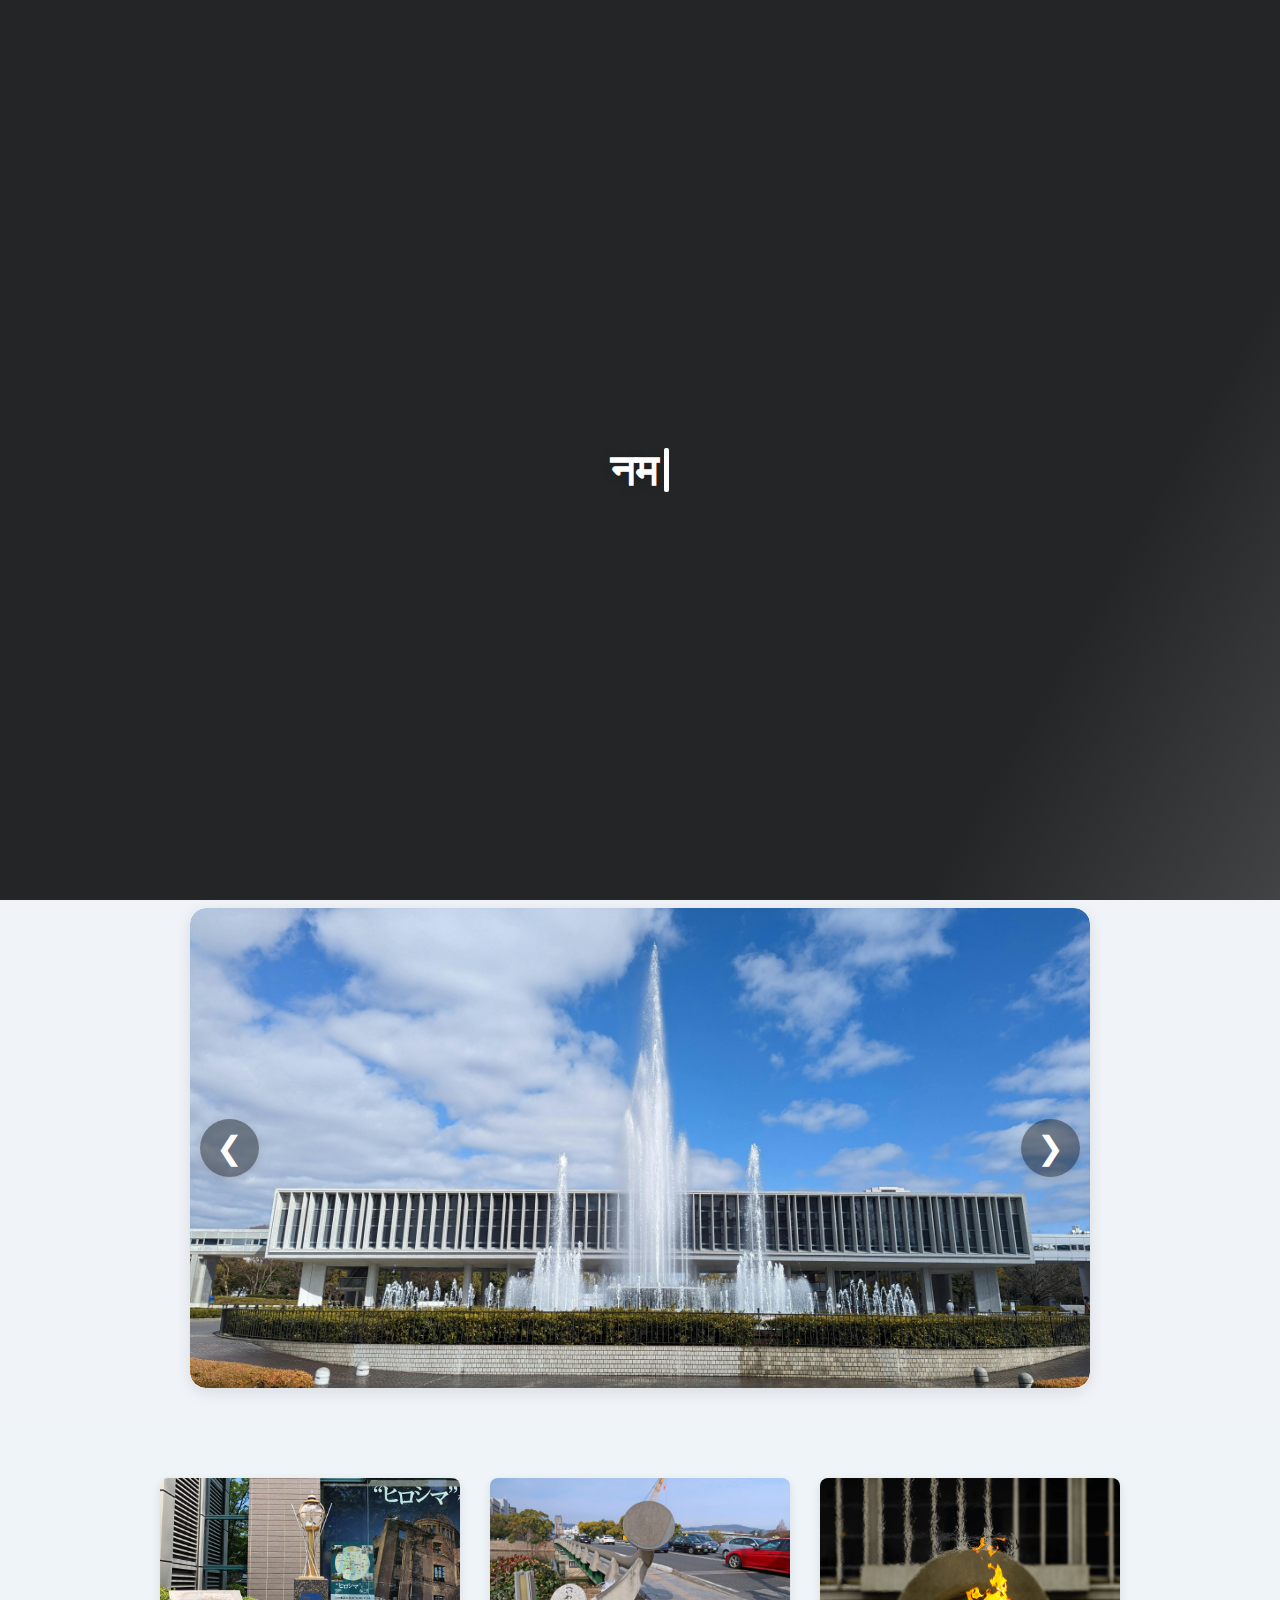
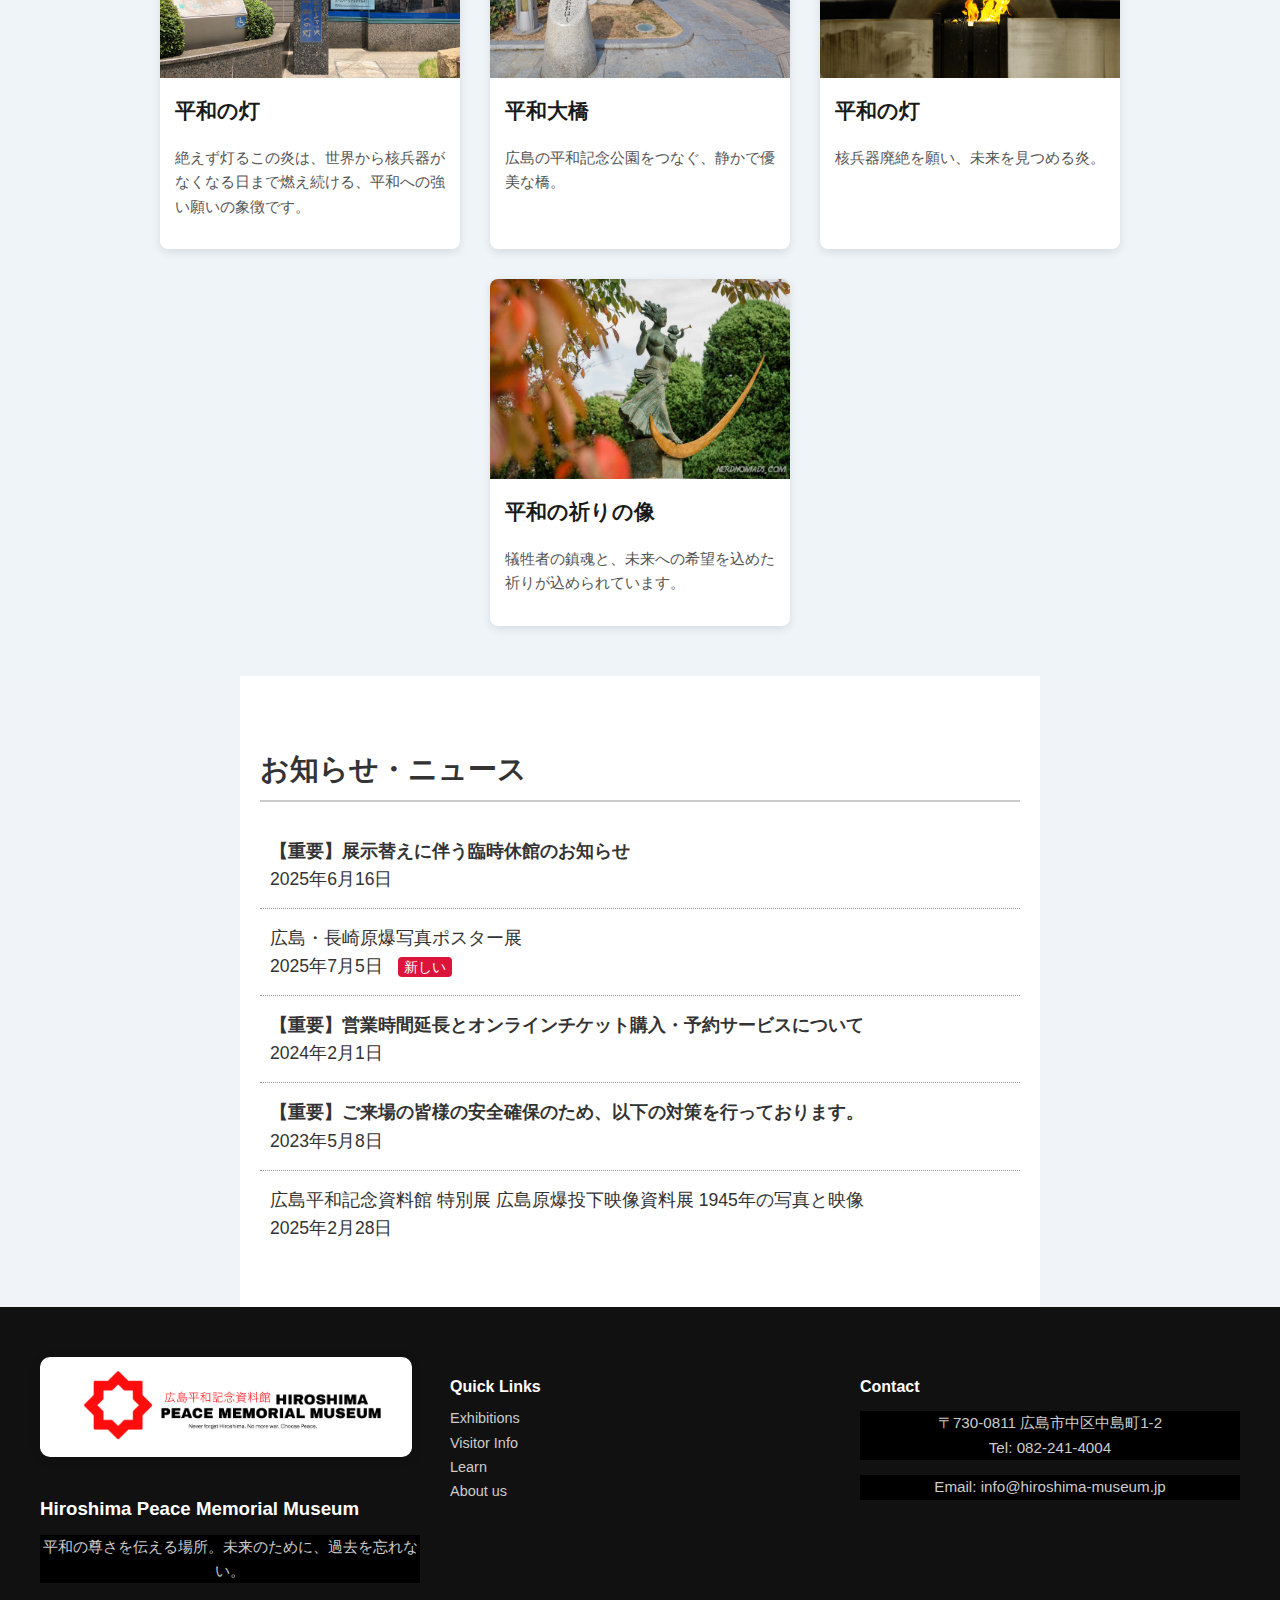
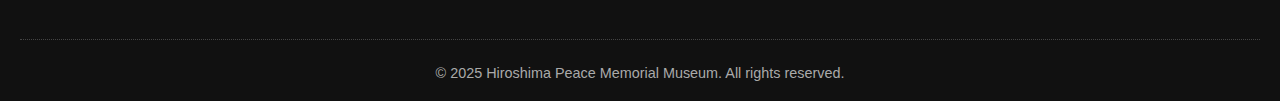
<file: index.html>
<!DOCTYPE html>
<html lang="en">
<head>
  <meta charset="UTF-8" />
  <meta name="viewport" content="width=device-width, initial-scale=1" />
  <title>Hiroshima Peace Memorial Museum</title>
  <link rel="stylesheet" href="css/style.css"> 
  <script src="js/script.js" defer></script> 
  <link href="https://fonts.googleapis.com/css2?family=Noto+Sans+Bengali&family=Noto+Sans+Devanagari&display=swap" rel="stylesheet" />
</head>
<body>

  <!-- Intro Section -->
  <div id="intro">
    <div class="loader">Loading...</div>
    <div id="animatedText"></div>
  </div>

  <!-- Main Content -->
  <div id="main">
    <header class="site-header">
  <div class="header-inner">
    <a href="index.html" class="logo-wrap">
      <img src="images/logo.PNG" alt="Logo" class="logo">
    </a>

    <button class="hamburger" id="hamburger">
      <span></span>
      <span></span>
      <span></span>
    </button>

    <nav class="nav" id="nav">
      <a href="index.html">Home</a>
      <a href="exhibitions.html">Exhibitions</a>
      <a href="visit.html">Visitor Info</a>
      <a href="learn.html">Learn</a>
      <a href="contact.html">Contact</a>
    </nav>
  </div>
</header>

      
      <!--  hero section here. -->
      <section class="hero">
        <div class="hero-content">
          <h1>広島平和記念資料館</h1>
          <p>A testament to peace, a lesson for the future.</p>
        </div>
      </section>

      <main class="main-section">
        <h1 class="main-title">About the Museum</h1>
        <div class="maincontent">
          <p>
            広島平和記念資料館は、広島平和記念公園内にあり、第二次世界大戦中の広島への原子爆弾投下に関する資料を展示しています。
            1955年に設立され、犠牲者の遺品、写真、原爆の破壊力を生々しく伝える資料を収集・展示しています。
            また、原爆投下前後の広島の歴史や、核兵器の存在する現代についても触れています。
          </p>
          <img src="Theold.jpg" alt="Hiroshima Museum Image" />
        </div>
      </main>
      <section class="slider-section">
        <div class="slider">
          <img src="images/1.jpg" alt="Slide 1" class="slide active">
          <img src="images/2.jpg" alt="Slide 2" class="slide">
          <img src="images/3.jpg" alt="Slide 3" class="slide">
          <img src="images/4.jpg" alt="Slide 4" class="slide">
          <img src="images/spot_1.jpg" alt="Spot 1" class="slide">
          <img src="images/spot_2.jpg" alt="Spot 2" class="slide">
          <img src="images/spot_3.jpg" alt="Spot 3" class="slide">
          <img src="images/spot_4.jpg" alt="Spot 4" class="slide">
          <img src="images/spot_5.jpg" alt="Spot 5" class="slide">
          <img src="images/spot_6.jpg" alt="Spot 6" class="slide">
          <img src="images/spot_7.jpg" alt="Spot 7" class="slide">
      
          <button class="prev">&#10094;</button>
          <button class="next">&#10095;</button>
        </div>
      </section>
      <section class="card-section">
        <div class="card">
          <img src="images/Lamp of Peace.jpg" alt="">
          <div class="card-text">
            <h3>平和の灯</h3>
            <p>絶えず灯るこの炎は、世界から核兵器がなくなる日まで燃え続ける、平和への強い願いの象徴です。</p>
          </div>
        </div>

        <div class="card">
          <img src="images/peaceBridge.jpg" alt="">
          <div class="card-text">
            <h3>平和大橋</h3>
            <p>広島の平和記念公園をつなぐ、静かで優美な橋。</p>
          </div>
        </div>

        <div class="card">
          <img src="images/Peace-Flame.png" alt="">
          <div class="card-text">
            <h3>平和の灯</h3>
            <p>核兵器廃絶を願い、未来を見つめる炎。</p>
          </div>
        </div>

        <div class="card">
          <img src="images/Statue-of-Prayer-for-Peace-Hiroshima.jpg" alt="">
          <div class="card-text">
            <h3>平和の祈りの像</h3>
            <p>犠牲者の鎮魂と、未来への希望を込めた祈りが込められています。</p>
          </div>
        </div>
      </section>
      <section class="news-section">
        <h2>お知らせ・ニュース</h2>
        <ul class="news-list">
            <li><strong>【重要】展示替えに伴う臨時休館のお知らせ</strong><br>2025年6月16日</li>
            <li>広島・長崎原爆写真ポスター展<br>2025年7月5日 <span class="new">新しい</span></li>
            <li><strong>【重要】営業時間延長とオンラインチケット購入・予約サービスについて</strong><br>2024年2月1日</li>
            <li><strong>【重要】ご来場の皆様の安全確保のため、以下の対策を行っております。</strong><br>2023年5月8日</li>
            <li>広島平和記念資料館 特別展 広島原爆投下映像資料展 1945年の写真と映像<br>2025年2月28日</li>
        </ul>
    </section>

      <footer class="footer">
        <div class="footer-content">
          <div class="footer-left">
            <img src="images/logo.PNG" alt="Museum Logo" class="footer-logo">
            <h3>Hiroshima Peace Memorial Museum</h3>
            <p>平和の尊さを伝える場所。未来のために、過去を忘れない。</p>
          </div>
          <div class="footer-middle">
            <h4>Quick Links</h4>
            <ul>
              <li><a href="#">Exhibitions</a></li>
              <li><a href="#">Visitor Info</a></li>
              <li><a href="#">Learn</a></li>
              <li><a href="#">About us</a></li>
            </ul>
          </div>
          <div class="footer-right">
            <h4>Contact</h4>
            <p>〒730-0811 広島市中区中島町1-2<br>Tel: 082-241-4004</p>
            <p>Email: info@hiroshima-museum.jp</p>
          </div>
        </div>
        <div class="footer-bottom">
          &copy; 2025 Hiroshima Peace Memorial Museum. All rights reserved.
        </div>
      </footer>
    </div>
</body>
</html>
</file>
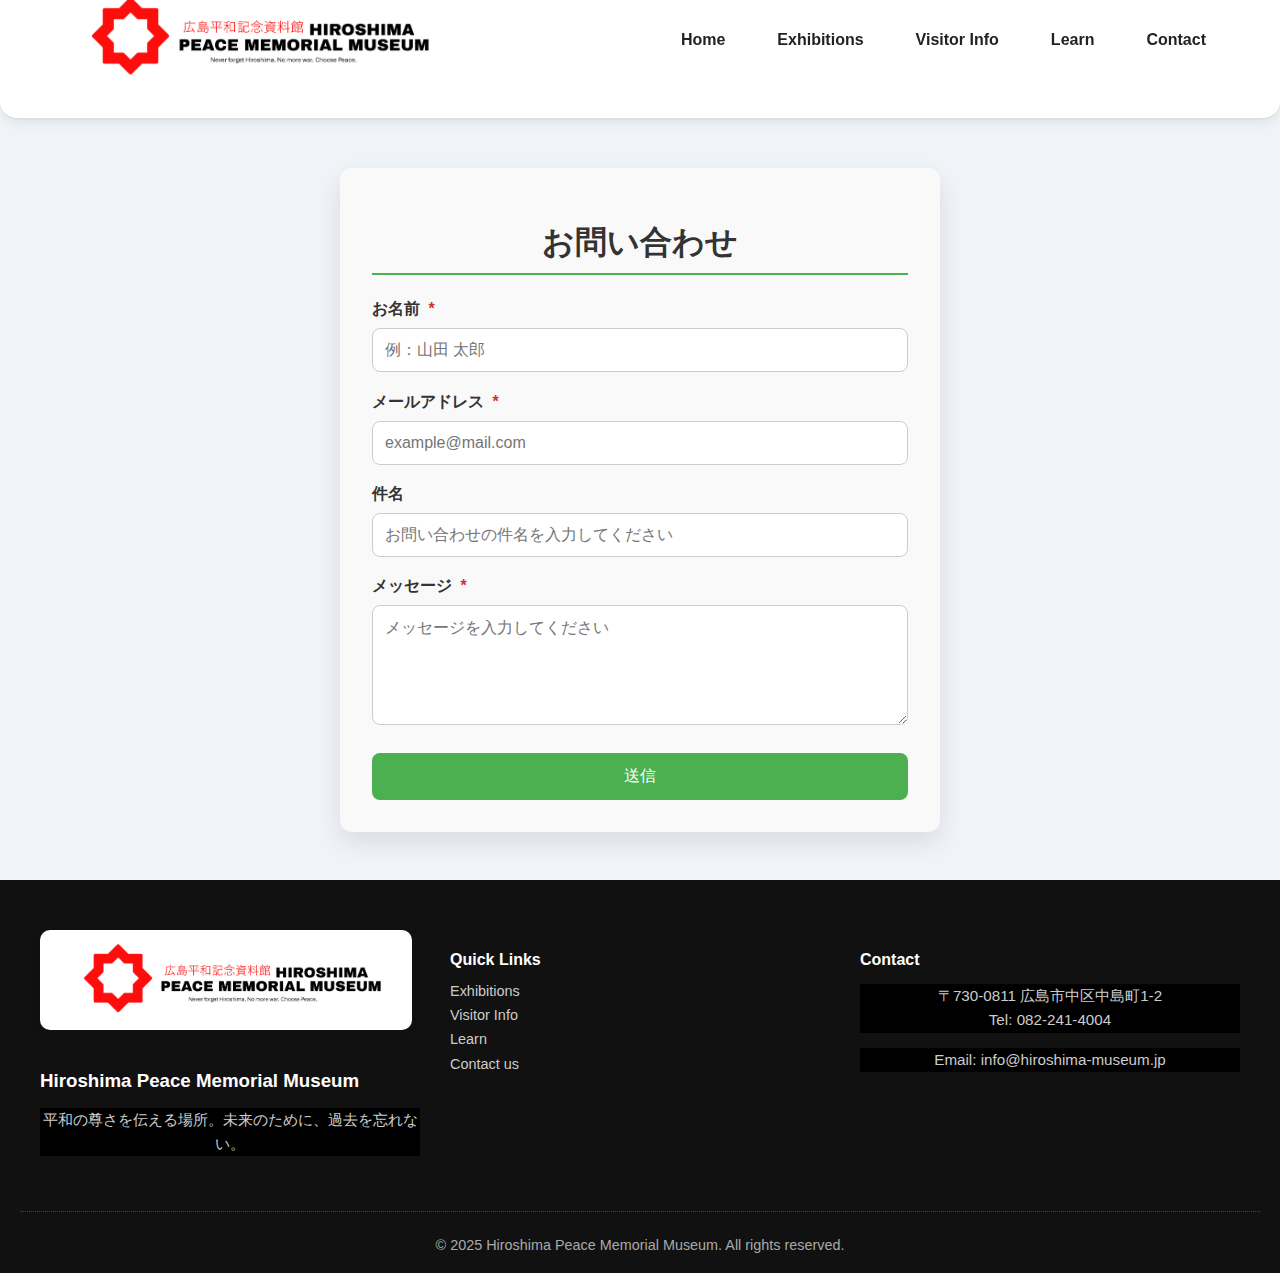
<file: contact.html>
<!DOCTYPE html>
<html lang="en">
<head>
  <meta charset="UTF-8" />
  <meta name="viewport" content="width=device-width, initial-scale=1" />
  <title>Hiroshima Peace Memorial Museum</title>
  <link rel="stylesheet" href="css/style.css"> 
  <script src="js/script.js" defer></script> 
  <link href="https://fonts.googleapis.com/css2?family=Noto+Sans+Bengali&family=Noto+Sans+Devanagari&display=swap" rel="stylesheet" />
</head>
<body>
<header class="site-header">
  <div class="header-inner">
    <a href="index.html" class="logo-wrap">
      <img src="images/logo.PNG" alt="Logo" class="logo">
    </a>

    <button class="hamburger" id="hamburger">
      <span></span>
      <span></span>
      <span></span>
    </button>

    <nav class="nav" id="nav">
      <a href="index.html">Home</a>
      <a href="exhibitions.html">Exhibitions</a>
      <a href="visit.html">Visitor Info</a>
      <a href="learn.html">Learn</a>
      <a href="contact.html">Contact</a>
    </nav>
  </div>
</header>


    <div class="contact-form-container">
      <h1 class="otoiawase">お問い合わせ</h1>
      <form action="#" method="POST">
        <label for="name">お名前 <span class="required" aria-hidden="true">*</span></label>
        <input type="text" id="name" name="name" placeholder="例：山田 太郎" required />
    
        <label for="email">メールアドレス <span class="required" aria-hidden="true">*</span></label>
        <input type="email" id="email" name="email" placeholder="example@mail.com" required />
    
        <label for="subject">件名</label>
        <input type="text" id="subject" name="subject" placeholder="お問い合わせの件名を入力してください" />
    
        <label for="message">メッセージ <span class="required" aria-hidden="true">*</span></label>
        <textarea id="message" name="message" placeholder="メッセージを入力してください" required></textarea>
    
        <button type="submit">送信</button>
      </form>
    </div>

      <footer class="footer">
        <div class="footer-content">
          <div class="footer-left">
            <img src="images/logo.PNG" alt="Museum Logo" class="footer-logo">
            <h3>Hiroshima Peace Memorial Museum</h3>
            <p>平和の尊さを伝える場所。未来のために、過去を忘れない。</p>
          </div>
          <div class="footer-middle">
            <h4>Quick Links</h4>
            <ul>
              <li><a href="exhibitions.html">Exhibitions</a></li>
              <li><a href="visit.html">Visitor Info</a></li>
              <li><a href="learn.html">Learn</a></li>
              <li><a href="contact.html">Contact us</a></li>
            </ul>
          </div>
          <div class="footer-right">
            <h4>Contact</h4>
            <p>〒730-0811 広島市中区中島町1-2<br>Tel: 082-241-4004</p>
            <p>Email: info@hiroshima-museum.jp</p>
          </div>
        </div>
        <div class="footer-bottom">
          &copy; 2025 Hiroshima Peace Memorial Museum. All rights reserved.
        </div>
      </footer>
</body>
</html>
</file>
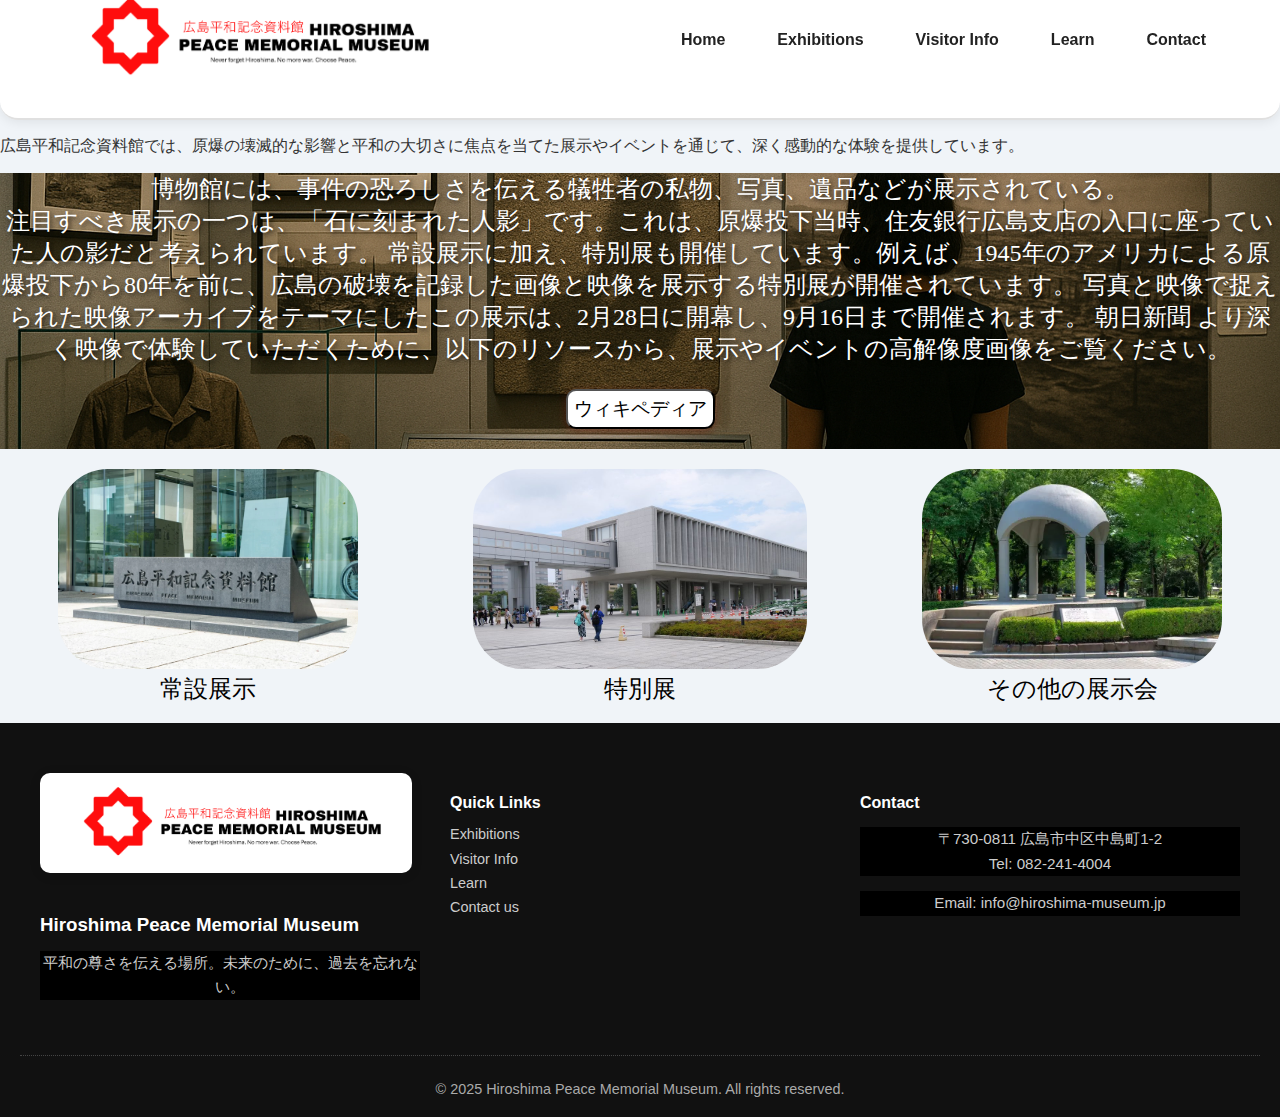
<file: exhibitions.html>
<!DOCTYPE html>
<html lang="ja">
<head>
    <meta charset="UTF-8">
    <meta name="viewport" content="width=device-width, initial-scale=1.0">
    <link rel="stylesheet" href="css/style.css">
    <script src="js/script.js" defer></script>
    <title>広島平和記念資料館</title>
    <style>
      figcaption{
        font-size: 0.65rem;
      }
    </style>
</head>
<body>
  <header class="site-header">
  <div class="header-inner">
    <a href="index.html" class="logo-wrap">
      <img src="images/logo.PNG" alt="Logo" class="logo">
    </a>

    <button class="hamburger" id="hamburger">
      <span></span>
      <span></span>
      <span></span>
    </button>

    <nav class="nav" id="nav">
      <a href="index.html">Home</a>
      <a href="exhibitions.html">Exhibitions</a>
      <a href="visit.html">Visitor Info</a>
      <a href="learn.html">Learn</a>
      <a href="contact.html">Contact</a>
    </nav>
  </div>
</header>


    <div>
<p class="first-column">
    広島平和記念資料館では、原爆の壊滅的な影響と平和の大切さに焦点を当てた展示やイベントを通じて、深く感動的な体験を提供しています。
</p>
   <section class="first-section">
         <p class="first"> 博物館には、事件の恐ろしさを伝える犠牲者の私物、写真、遺品などが展示されている。 <br>
         注目すべき展示の一つは、「石に刻まれた人影」です。これは、原爆投下当時、住友銀行広島支店の入口に座っていた人の影だと考えられています。
常設展示に加え、特別展も開催しています。例えば、1945年のアメリカによる原爆投下から80年を前に、広島の破壊を記録した画像と映像を展示する特別展が開催されています。
写真と映像で捉えられた映像アーカイブをテーマにしたこの展示は、2月28日に開幕し、9月16日まで開催されます。
朝日新聞
より深く映像で体験していただくために、以下のリソースから、展示やイベントの高解像度画像をご覧ください。<br></p>
         
            <a href="https://en.wikipedia.org/wiki/Human_Shadow_Etched_in_Stone"><button>ウィキペディア
            </button></a>
            
         
    </section>
    <section class="second-section">
        <figure>
         <a href="https://hpmmuseum.jp/modules/exhibition/index.php?action=FacilityView&facility_id=4&lang=jpn"><img src="images/Hiroshima-Peace-Memorial-Museum-6-1536x1024.webp" alt="" >
          <figcaption>常設展示<br>
            
          </figcaption></a> 
        </figure>
        <figure><a href="https://www.hiro-tsuitokinenkan.go.jp/project/exhibition/" target="_blank" rel="noopener">
<img src="images/26154img01-1024x614.jpg" alt="">
            <figcaption>特別展</figcaption></a>
        </figure>
        <figure><a href="https://www.wamazing.com/media/article/a-1465/"><img src="images/hiroshimapeacememorialpark_m.jpg.jpg.webp" alt="">
            <figcaption>その他の展示会</figcaption></a>
        </figure>
    </section><br>
    <footer class="footer">
        <div class="footer-content">
          <div class="footer-left">
            <img src="images/logo.PNG" alt="Museum Logo" class="footer-logo">
            <h3>Hiroshima Peace Memorial Museum</h3>
            <p>平和の尊さを伝える場所。未来のために、過去を忘れない。</p>
          </div>
          <div class="footer-middle">
            <h4>Quick Links</h4>
            <ul>
              <li><a href="exhibitions.html">Exhibitions</a></li>
              <li><a href="visit.html">Visitor Info</a></li>
              <li><a href="learn.html">Learn</a></li>
              <li><a href="contact.html">Contact us</a></li>
            </ul>
          </div>
          <div class="footer-right">
            <h4>Contact</h4>
            <p>〒730-0811 広島市中区中島町1-2<br>Tel: 082-241-4004</p>
            <p>Email: info@hiroshima-museum.jp</p>
          </div>
        </div>
        <div class="footer-bottom">
          &copy; 2025 Hiroshima Peace Memorial Museum. All rights reserved.
        </div>
      </footer>
    </div>

</body>
</html>
</file>
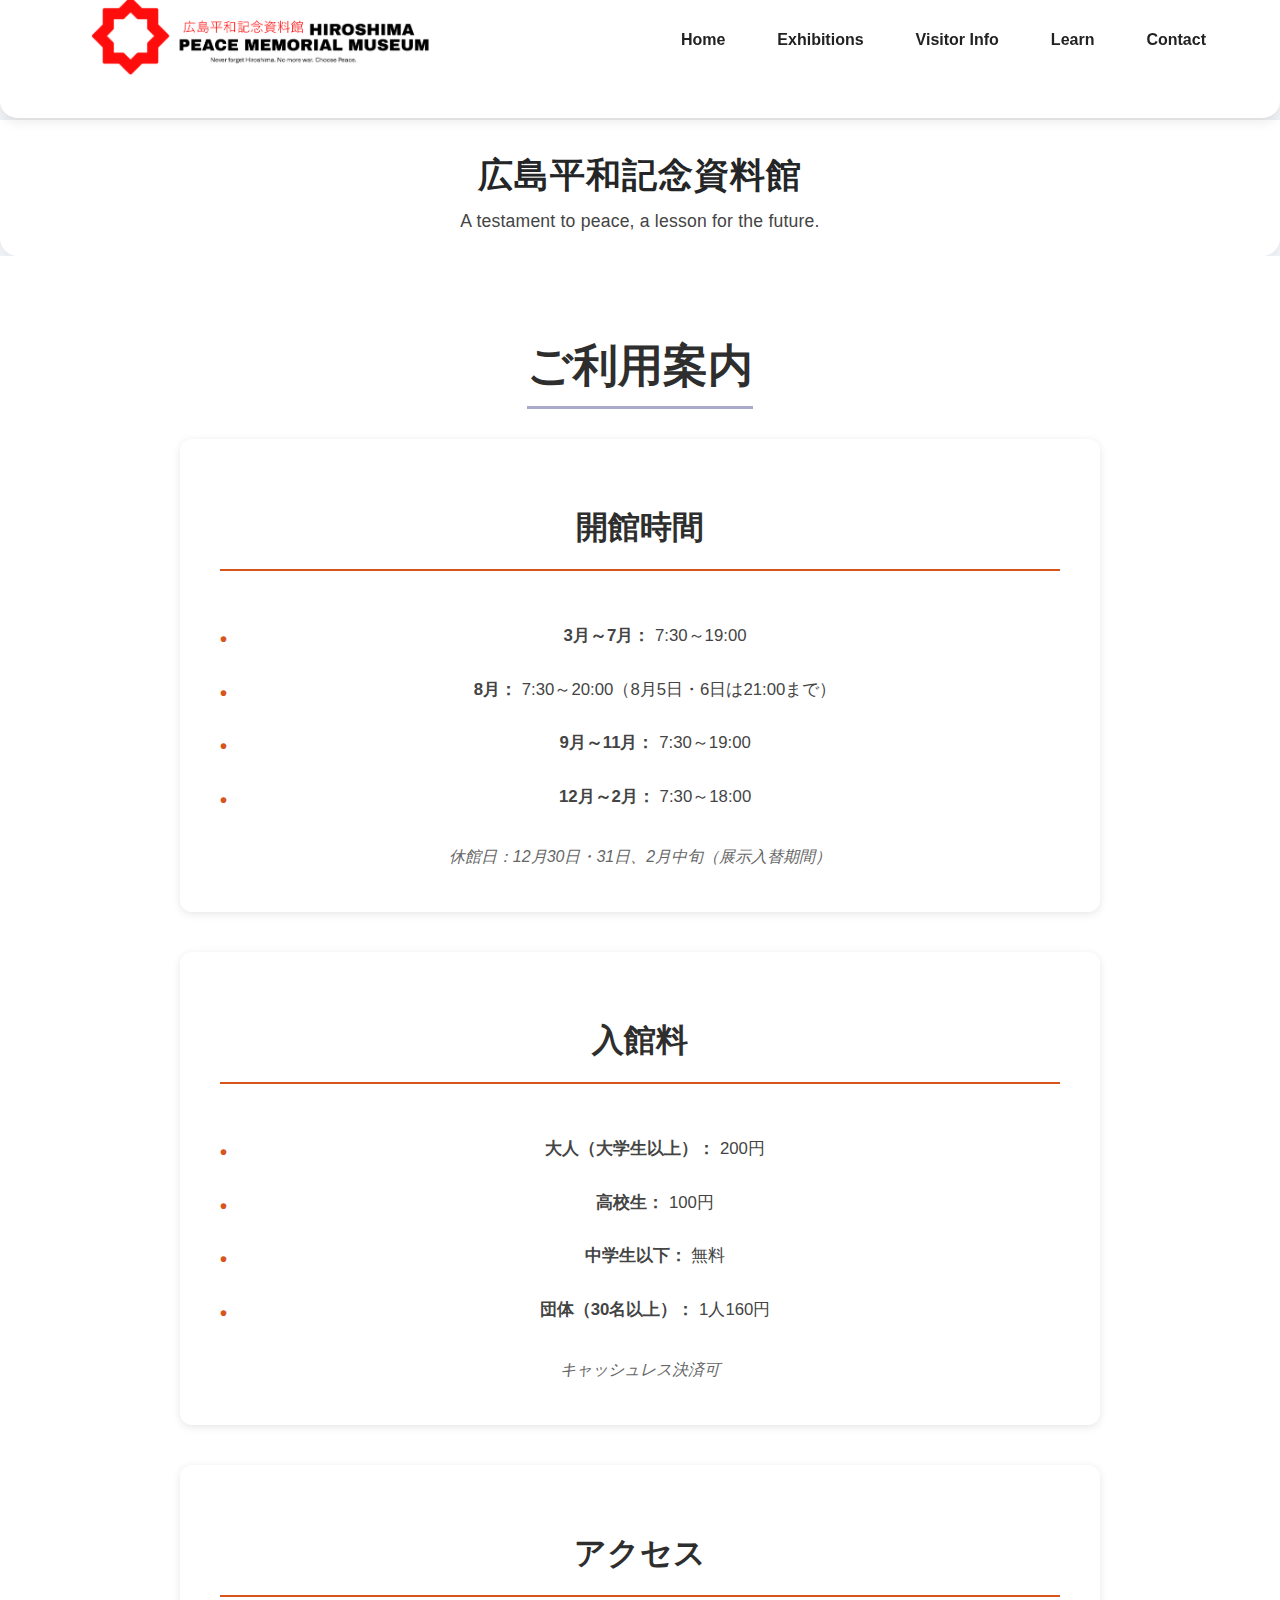
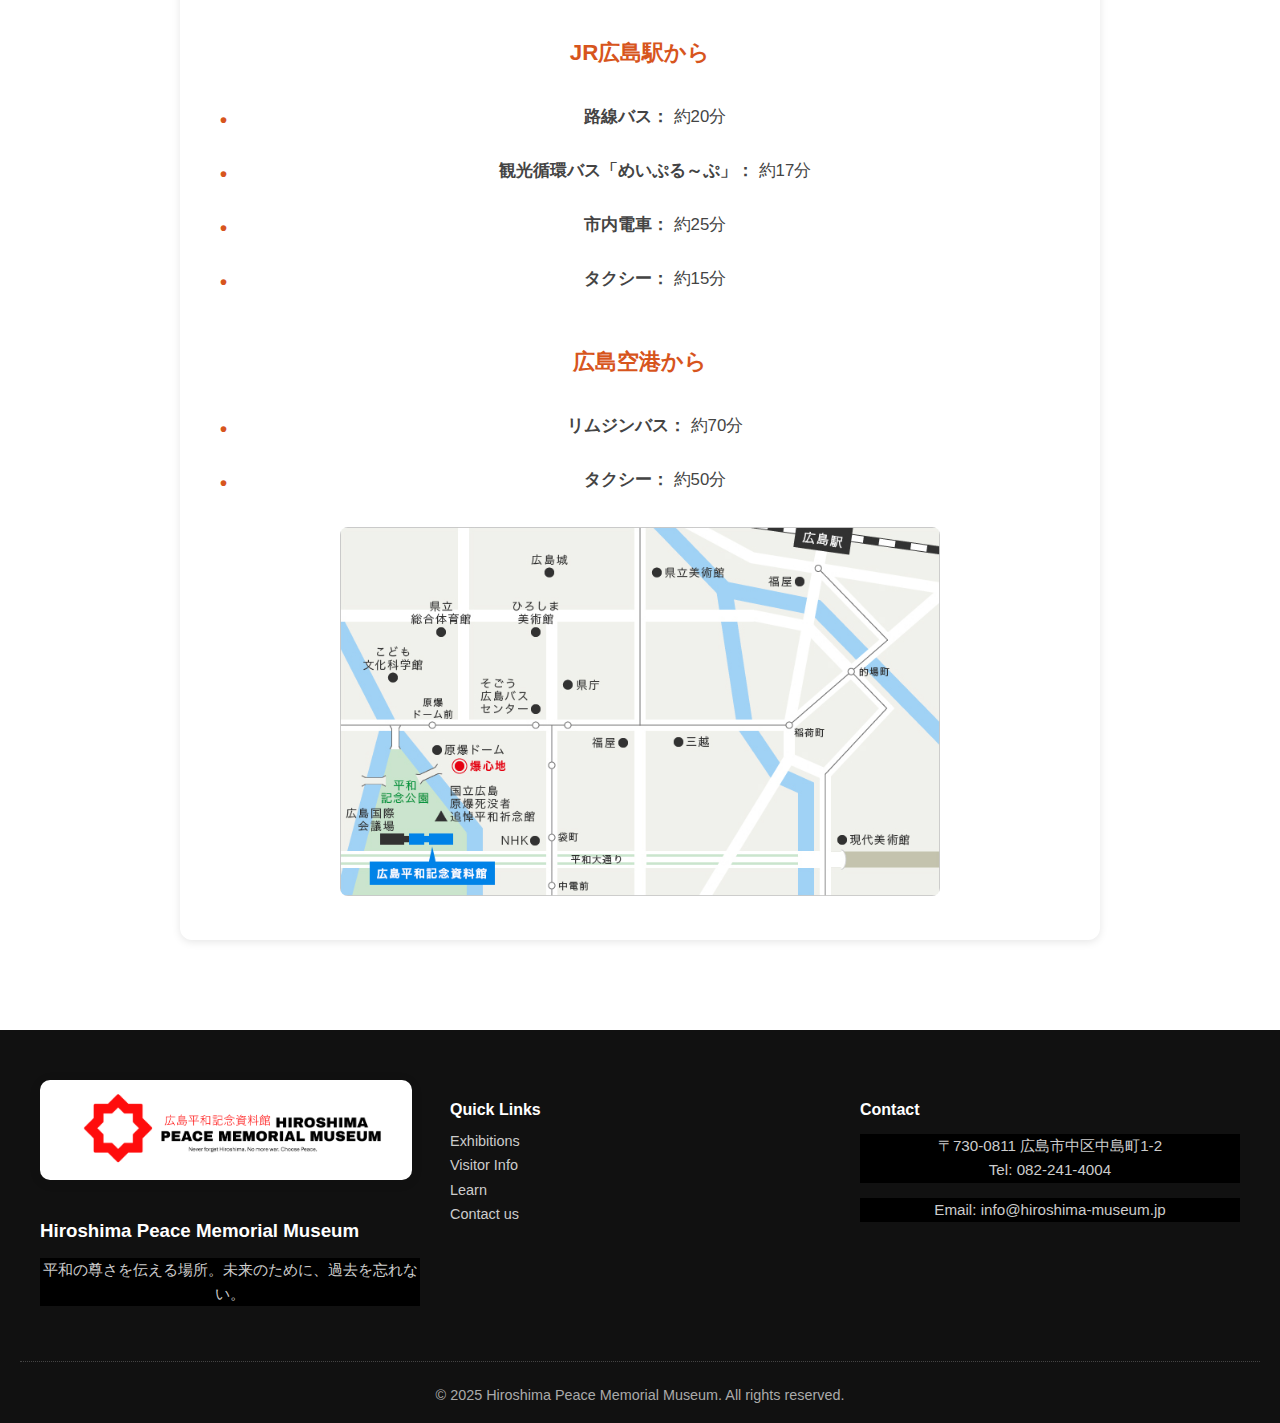
<file: visit.html>
<!DOCTYPE html>
<html lang="en">
<head>
  <meta charset="UTF-8" />
  <meta name="viewport" content="width=device-width, initial-scale=1" />
  <title>Visitor Info - Hiroshima Peace Memorial Museum</title>
  <link rel="stylesheet" href="css/style.css"> 
  <script src="js/script.js" defer></script> 
  <link href="https://fonts.googleapis.com/css2?family=Noto+Sans+Bengali&family=Noto+Sans+Devanagari&display=swap" rel="stylesheet" />
</head>
<body>
  <div id="main">
  <header class="site-header">
  <div class="header-inner">
    <a href="index.html" class="logo-wrap">
      <img src="images/logo.PNG" alt="Logo" class="logo">
    </a>

    <button class="hamburger" id="hamburger">
      <span></span>
      <span></span>
      <span></span>
    </button>

    <nav class="nav" id="nav">
      <a href="index.html">Home</a>
      <a href="exhibitions.html">Exhibitions</a>
      <a href="visit.html">Visitor Info</a>
      <a href="learn.html">Learn</a>
      <a href="contact.html">Contact</a>
    </nav>
  </div>
</header>

    
    <div class="main-content">
      <section class="hero">
        <div class="hero-content">
          <h1>広島平和記念資料館</h1>
          <p>A testament to peace, a lesson for the future.</p>
        </div>
      </section>

      <main class="main-section">
        <h1 class="main-title">ご利用案内</h1>
        
        <div class="visit-container">
          <div class="visit-block">
            <h2>開館時間</h2>
            <ul>
              <li><strong>3月～7月：</strong> 7:30～19:00</li>
              <li><strong>8月：</strong> 7:30～20:00（8月5日・6日は21:00まで）</li>
              <li><strong>9月～11月：</strong> 7:30～19:00</li>
              <li><strong>12月～2月：</strong> 7:30～18:00</li>
            </ul>
            <p><em>休館日：12月30日・31日、2月中旬（展示入替期間）</em></p>
          </div>

          <div class="visit-block">
            <h2>入館料</h2>
            <ul>
              <li><strong>大人（大学生以上）：</strong> 200円</li>
              <li><strong>高校生：</strong> 100円</li>
              <li><strong>中学生以下：</strong> 無料</li>
              <li><strong>団体（30名以上）：</strong> 1人160円</li>
            </ul>
            <p><em>キャッシュレス決済可</em></p>
          </div>

          <div class="visit-block">
            <h2>アクセス</h2>
            <h3>JR広島駅から</h3>
            <ul>
              <li><strong>路線バス：</strong> 約20分</li>
              <li><strong>観光循環バス「めいぷる～ぷ」：</strong> 約17分</li>
              <li><strong>市内電車：</strong> 約25分</li>
              <li><strong>タクシー：</strong> 約15分</li>
            </ul>
            <h3>広島空港から</h3>
            <ul>
              <li><strong>リムジンバス：</strong> 約70分</li>
              <li><strong>タクシー：</strong> 約50分</li>
            </ul>
            <div class="map-container">
  <img src="images/map.jpg" alt="Hiroshima Peace Memorial Museum Map" class="access-map">
</div>

          </div>
        </div>
      </main>

      <footer class="footer">
        <div class="footer-content">
          <div class="footer-left">
            <img src="images/logo.PNG" alt="Museum Logo" class="footer-logo">
            <h3>Hiroshima Peace Memorial Museum</h3>
            <p>平和の尊さを伝える場所。未来のために、過去を忘れない。</p>
          </div>
          <div class="footer-middle">
            <h4>Quick Links</h4>
            <ul>
              <li><a href="exhibitions.html">Exhibitions</a></li>
              <li><a href="visit.html">Visitor Info</a></li>
              <li><a href="learn.html">Learn</a></li>
              <li><a href="contact.html">Contact us</a></li>
            </ul>
          </div>
          <div class="footer-right">
            <h4>Contact</h4>
            <p>〒730-0811 広島市中区中島町1-2<br>Tel: 082-241-4004</p>
            <p>Email: info@hiroshima-museum.jp</p>
          </div>
        </div>
        <div class="footer-bottom">
          &copy; 2025 Hiroshima Peace Memorial Museum. All rights reserved.
        </div>
      </footer>
    </div>
  </div>
</body>
</html>
</file>
<file: css/style.css>
/*  Font & Body  */
*,
*::before,
*::after {
  box-sizing: border-box;
}
body {
    font-family: 'Noto Sans JP', sans-serif;
    margin: 0;
    padding: 0;
    background-color: #f0f4f8;
    color: #333;
  }
  
  /*  Header  */
  header {
    background: rgba(255,255,255,0.85);
    box-shadow: 0 4px 24px rgba(0,0,0,0.08);
    position: sticky;
    top: 0;
    z-index: 1000;
    padding: 0;
    backdrop-filter: blur(10px);
    border-bottom: 2px solid #e0e0e0;
    border-radius: 0 0 18px 18px;
    transition: box-shadow 0.2s;
    min-height: 120px;
  }
  .site-header {
  position: sticky;
  top: 0;
  z-index: 1000;
  background: rgba(255,255,255,0.95);
  backdrop-filter: blur(8px);
  box-shadow: 0 2px 12px rgba(0,0,0,0.08);
}

.header-inner {
  max-width: 1200px;
  margin: 0 auto;
  height: 80px;
  padding: 0 20px;
  display: flex;
  align-items: center;
  justify-content: space-between;
}

.logo {
  height: clamp(100px, 7vw, 72px);
  width: auto;
  max-height: 100px;
  object-fit: contain;
}



.nav {
  display: flex;
  gap: 24px;
}

.nav a {
  text-decoration: none;
  font-weight: 600;
  color: #222;
  padding: 8px 14px;
  border-radius: 6px;
}

.nav a:hover {
  background: #d7551d;
  color: #fff;
}

.hamburger {
  display: none;
  flex-direction: column;
  gap: 5px;
  background: none;
  border: none;
  cursor: pointer;
}

.hamburger span {
  width: 26px;
  height: 3px;
  background: #222;
  border-radius: 2px;
}

@media (max-width: 768px) {
  .hamburger {
    display: flex;
  }

  .nav {
    position: absolute;
    top: 80px;
    left: 0;
    width: 100%;
    background: #fff;
    flex-direction: column;
    align-items: center;
    gap: 0;
    display: none;
    box-shadow: 0 6px 16px rgba(0,0,0,0.1);
  }

  .nav a {
    width: 100%;
    text-align: center;
    padding: 16px;
    border-bottom: 1px solid #eee;
  }

  .nav.active {
    display: flex;
  }
}
@media (max-width: 480px) {
  .header-inner {
    height: 74px;
  }
}

  
  /* Mobile (320px - 480px) */
  @media (min-width: 320px) and (max-width: 480px) {
    .header-content {
      padding: 0 15px;
      min-height: 70px;
    }
    
    .logo {
      height: 56px;
    }
    
    nav a {
      font-size: 1em;
      padding: 12px 20px;
    }
  }
  
  /*  Slider  */
  /* Slider Container */
.slider-section {
  max-width: 900px;
  margin: 40px auto;
  position: relative;
  overflow: hidden;
  border-radius: 16px;
  box-shadow: 0 4px 15px rgba(0,0,0,0.10);
  background-color: #fff;
}
.slider {
  position: relative;
  width: 100%;
  aspect-ratio: 16/9;
  min-height: 220px;
  max-height: 480px;
  display: flex;
  align-items: center;
  justify-content: center;
  background: #f5f7fa;
  border-radius: 16px;
  overflow: hidden;
}
.slide {
  display: none;
  width: 100%;
  height: 100%;
  object-fit: cover;
  border-radius: 16px;
  background: #e0e7ef;
  box-shadow: 0 2px 8px rgba(0,0,0,0.06);
}
.slide.active {
  display: block;
}
.prev, .next {
  position: absolute;
  top: 50%;
  transform: translateY(-50%);
  background-color: rgba(0,0,0,0.4);
  color: #fff;
  border: none;
  font-size: 2em;
  padding: 10px 16px;
  cursor: pointer;
  z-index: 10;
  transition: background 0.2s;
  border-radius: 50%;
  box-shadow: 0 2px 8px rgba(0,0,0,0.10);
}
.prev:hover, .next:hover {
  background-color: rgba(0,0,0,0.7);
}
.prev {
  left: 18px;
}
.next {
  right: 18px;
}
/* Small Laptops/Large Tablets (769px - 1024px) */
@media (min-width: 769px) and (max-width: 1024px) {
  .slider-section {
    max-width: 95vw;
    border-radius: 12px;
  }
  .slider {
    aspect-ratio: 16/9;
    min-height: 200px;
    max-height: 400px;
    border-radius: 12px;
  }
}

/* Tablets (481px - 768px) */
@media (min-width: 481px) and (max-width: 768px) {
  .slider-section {
    max-width: 100vw;
    border-radius: 10px;
  }
  .slider {
    aspect-ratio: 16/10;
    min-height: 180px;
    max-height: 300px;
    border-radius: 10px;
  }
  .slide {
    border-radius: 10px;
  }
  .prev, .next {
    font-size: 1.5em;
    padding: 8px 12px;
  }
}

/* Mobile (320px - 480px) */
@media (min-width: 320px) and (max-width: 480px) {
  .slider-section {
    max-width: 100vw;
    border-radius: 10px;
  }
  .slider {
    aspect-ratio: 16/10;
    min-height: 140px;
    max-height: 260px;
    border-radius: 10px;
  }
  .slide {
    border-radius: 10px;
  }
  .prev, .next {
    font-size: 1.3em;
    padding: 7px 10px;
  }
}

  
  .prev:hover, .next:hover {
    background-color: rgba(0,0,0,0.8);
  }
  
  .prev {
    left: 10px;
  }
  
  .next {
    right: 10px;
  }
  
  /*  Main Section */
  .main-section {
    padding: 50px 20px;
    text-align: center;
    background-color: #ffffff;
  }
  
  .main-title {
    font-size: 2.8em;
    margin-bottom: 30px;
    color: #2e2e2e;
    border-bottom: 3px solid #aac;
    display: inline-block;
    padding-bottom: 10px;
  }
  
  /* --- About the Museum Section --- */
.maincontent {
  display: flex;
  gap: 40px;
  align-items: center;
  flex-wrap: wrap;
  background: linear-gradient(120deg, #f8fafc 80%, #e0e7ef 100%);
  border-radius: 20px;
  box-shadow: 0 4px 32px rgba(0,0,0,0.08);
  padding: 2.5em 2em;
  flex-direction: row;
  margin-bottom: 2em;
}
.maincontent p {
  flex: 1 1 340px;
  text-align: left;
  margin: 0;
  font-size: 1.18em;
  line-height: 1.8;
  color: #222;
  background: #fff;
  border-radius: 14px;
  box-shadow: 0 2px 12px rgba(215,85,29,0.06);
  padding: 1.5em 1.5em 1.5em 1.2em;
  border-left: 6px solid #d7551d;
}
.maincontent img {
  flex: 0 0 420px;
  max-width: 420px;
  width: 100%;
  border-radius: 16px;
  box-shadow: 0 4px 24px rgba(215,85,29,0.13);
  object-fit: cover;
  background: #fff;
  margin: 0;
}
/* Small Laptops/Large Tablets (769px - 1024px) */
@media (min-width: 769px) and (max-width: 1024px) {
  .maincontent {
    gap: 35px;
    padding: 2em 1.5em;
  }
  .maincontent img {
    max-width: 400px;
  }
}

/* Tablets (481px - 768px) and Mobile */
@media (max-width: 768px) {
  .maincontent {
    flex-direction: column;
    gap: 24px;
    padding: 1.2em 0.5em;
  }
  .maincontent img {
    max-width: 98vw;
    width: 100%;
    border-radius: 14px;
    box-shadow: 0 2px 12px rgba(215,85,29,0.10);
    flex-basis: auto;
  }
}
  
  .fright {
    float: right;
    margin: 0 0 20px 20px;
    width: 45%;
    border-radius: 8px;
    box-shadow: 0 4px 10px rgba(0, 0, 0, 0.1);
  }
  
  .mtext {
    font-size: 1.2em;
    line-height: 1.8;
    text-align: justify;
    margin-top: 20px;
  }
  
  /*  Cards  */
  .card-section {
    display: flex;
    flex-wrap: wrap;
    gap: 30px;
    justify-content: center;
    padding: 50px 20px;
    background-color: #eef4f8;
  }
  
  .card {
    background-color: #fff;
    border-radius: 10px;
    overflow: hidden;
    box-shadow: 0 6px 14px rgba(0, 0, 0, 0.1);
    width: 300px;
    transition: transform 0.3s ease;
  }
  
  .card:hover {
    transform: translateY(-8px);
  }
  
  .card img {
    width: 100%;
    height: 200px;
    object-fit: cover;
  }
  
  .card-text {
    padding: 15px;
  }
  
  .card-text h3 {
    margin-top: 0;
    font-size: 1.3em;
    color: #1a1a1a;
  }
  
  .card-text p {
    font-size: 0.95em;
    color: #555;
    line-height: 1.6;
  }
  
  /*  News Section */
  .news-section {
    background-color: #fff;
    padding: 50px 20px;
    max-width: 800px;
    margin: 0 auto;
  }
  
  .news-section h2 {
    font-size: 1.8em;
    border-bottom: 2px solid #ccc;
    margin-bottom: 20px;
    padding-bottom: 10px;
  }
  
  .news-list {
    list-style-type: none;
    padding-left: 0;
    margin: 0;
  }
  
  .news-list li {
    padding: 15px 10px;
    border-bottom: 1px dotted #999;
    font-size: 1.1em;
    line-height: 1.6;
  }
  
  .news-list li:last-child {
    border-bottom: none;
  }
  
  .new {
    background-color: crimson;
    color: white;
    font-size: 0.8em;
    padding: 2px 6px;
    border-radius: 4px;
    margin-left: 10px;
  }
  
  /*  Footer */
  .footer {
    background-color: #111;
    color: #f1f1f1;
    padding: 50px 20px 20px;
  }
  
  .footer-content {
    display: flex;
    flex-wrap: wrap;
    justify-content: space-between;
    max-width: 1200px;
    margin: 0 auto;
    gap: 30px;
  }
  
  .footer-left,
  .footer-middle,
  .footer-right {
    flex: 1 1 250px;
  }
  
  .footer-logo {
    height: 100px;
    margin-bottom: 18px;
    border-radius: 10px;
    background: #fff;
    padding: 6px 16px;
    box-shadow: 0 2px 12px rgba(0,0,0,0.10);
  }
  @media (max-width: 900px) {
    .footer-logo {
      height: 60px;
      padding: 3px 8px;
    }
  }
  
  .footer h3,
  .footer h4 {
    margin-bottom: 10px;
    color: #fff;
  }
  
  .footer p,
  .footer li,
  .footer a {
    font-size: 0.95em;
    color: #ccc;
    line-height: 1.6;
    text-decoration: none;
  }
  
  .footer a:hover {
    color: #ffffff;
    text-decoration: underline;
  }
  
  .footer-middle ul {
    list-style: none;
    padding: 0;
    margin: 0;
  }
  
  .footer-bottom {
    text-align: center;
    padding-top: 25px;
    border-top: 1px dotted #444;
    font-size: 0.9em;
    color: #aaa;
    margin-top: 40px;
  }
  
/*exhibition*/

section.first-section {
  background-image:url(../images/mymainimage.png);
  background-size:cover;
  background-repeat: no-repeat;
  background-position: center center;
  min-height: 250px;
  position: relative;
  text-align: center;
  margin: 0 auto;
  padding: 0 0 20px 0;
}
section.first-section .first{
  color: white;
  text-align: center;
  font-family: cursive;
  font-size: 150%;
  text-shadow: 2px 2px 5px rgba(0,0,0,0.7);
  margin-top: 0px;
}
section.first-section a button {
  text-decoration: none;
  color: #000000;
  background-color:rgb(255, 255, 255);
  font-size: 120%;
  height: 40px;
  border-radius: 10px;
  position: relative;
  box-shadow: 0 2px 10px rgba(240, 0, 0, 0.16), 0 3px 6px rgba(0, 0, 0, 0.1);
  transition: 0.3s ease all;
  z-index: 1;
}
section.first-section a button:before {
  transition: 0.5s all ease;
  position: absolute;
  top: 0;
  left: 50%;
  right: 50%;
  bottom: 0;
  opacity: 0;
  content: "";
  background-color: rgb(0, 0, 0);
  z-index: -1;
}
section.first-section a button:hover,
section.first-section a button:focus {
  color: white;
}
section.first-section a button:hover:before,
section.first-section a button:focus:before {
  transition: 0.2s all ease;
  left:0;
  right: 0;
  opacity: 1;
  border-radius: 10px;
}
button:active {
  transform: scale(0.9);
}
section.second-section{
  display: flex;
  margin-top: 20px;
}
section.second-section figure{
  margin: auto;
}
section.second-section figure a img{
  height: 200px;
  border-radius: 50px;
  transition: box-shadow 0.3s ease;
}
section.second-section figure a img:hover{
  box-shadow: black 0 0 20px;
}
section.second-section figure figcaption{
  font-size: 150%;
  text-align: center;
  font-family:cursive;
  color: black;
  text-transform: uppercase;
}
section.second-section figure a{
  text-decoration: none;
}
footer p{
  background-color: #000000;
  color: white;
  text-align: center;
}
footer p a{
  text-decoration: none;
  color: white;
}

/* Responsive adjustments - Tablets and Mobile (Exhibitions page thumbnails, hero text, etc.) */
@media (max-width: 768px) {
  section.second-section {
      flex-direction: column;
      align-items: center;
  }
  section.second-section figure {
      margin-bottom: 20px;
      text-align: center;
  }
  section.first-section .first {
      font-size: 110%;
      padding: 0 10px;
  }
  section.first-section {
      min-height: auto;
      padding: 20px 10px;
  }
  .maincontent p {
      font-size: 1rem;
  }
  a.LOGO img {
      width: 50%;
      height: auto;
  }
}

   /*  Contact-us */ 
   .contact-form-container {
    max-width: 600px;
    margin: 3rem auto;
    padding: 2rem;
    background: #f9f9f9;
    border-radius: 12px;
    box-shadow: 0 10px 25px rgba(0,0,0,0.1);
    font-family: 'Noto Sans', sans-serif;
  }

  .contact-form-container h1.otoiawase {
    text-align: center;
    color: #333;
    margin-bottom: 1.5rem;
    font-size: 2rem;
    border-bottom: 2px solid #4CAF50;
    padding-bottom: 0.5rem;
  }

  .contact-form-container label {
    display: block;
    margin-bottom: 0.5rem;
    font-weight: bold;
    color: #333;
    margin-top: 1.2rem;
  }

  .contact-form-container input,
  .contact-form-container textarea {
    width: 100%;
    padding: 0.75rem;
    border: 1px solid #ccc;
    border-radius: 8px;
    font-size: 1rem;
    box-sizing: border-box;
    transition: border-color 0.3s ease;
  }

  .contact-form-container input:focus,
  .contact-form-container textarea:focus {
    border-color: #4CAF50;
    outline: none;
  }

  .contact-form-container textarea {
    min-height: 120px;
    resize: vertical;
  }

  .contact-form-container .required {
    color: #d32f2f;
    margin-left: 0.25rem;
  }

  .contact-form-container button {
    margin-top: 1.5rem;
    width: 100%;
    background-color: #4CAF50;
    color: white;
    padding: 0.8rem;
    border: none;
    border-radius: 8px;
    font-size: 1rem;
    cursor: pointer;
    transition: background-color 0.3s ease;
  }

  .contact-form-container button:hover {
    background-color: #388e3c;
  }


  /*  Responsive Layout  */
  /* Tablets (481px - 768px) and Mobile */
  @media (max-width: 768px) {
    .fright {
      float: none;
      width: 100%;
      margin: 0 0 20px 0;
    }
  
    nav {
      flex-direction: column;
      align-items: center;
    }
  
    nav a {
      margin: 10px 0;
    }
  
    .card-section {
      flex-direction: column;
      align-items: center;
    }
  
    .footer-content {
      flex-direction: column;
      align-items: center;
      text-align: center;
    }
  
    .footer-left,
    .footer-middle,
    .footer-right {
      flex: 1 1 100%;
    }
  
    .slide {
      height: 250px;
    }
    
    .main-title {
      font-size: 2.2em;
      display: block;
      width: 100%;
    }
  }
  
  /* Mobile (320px - 480px) */
  @media (min-width: 320px) and (max-width: 480px) {
    .main-title {
      font-size: 1.8em;
      padding: 15px 10px;
      margin-bottom: 20px;
    }
  
    .card {
      width: 90%;
    }
  
    .footer-logo {
      height: 70px;
    }
    .logo {
      height: 100px;
    }
  }
  
#intro {
  position: fixed;
  top: 0; left: 0;
  width: 100vw; height: 100vh;
  display: flex;
  flex-direction: column;
  align-items: center;
  justify-content: center;
  background: linear-gradient(120deg, #232526 80%, #414345 100%);
  color: white;
  z-index: 10000;
  opacity: 1;
  transition: opacity 1s ease;
  pointer-events: all;
}
.loader {
  font-size: 2.2em;
  margin-bottom: 32px;
  color: #d7551d;
  letter-spacing: 2px;
  animation: pulse 1s infinite alternate;
  font-weight: bold;
  text-shadow: 0 2px 12px rgba(0,0,0,0.18);
}
@keyframes pulse {
  from { opacity: 0.6; }
  to { opacity: 1; }
}
#animatedText {
  font-weight: 700;
  font-size: 2.5em;
  display: flex;
  flex-direction: column;
  gap: 16px;
  text-align: center;
  margin-top: 40px;
  text-shadow: 0 2px 12px rgba(0,0,0,0.18);
}
.greeting {
  display: flex;
  justify-content: center;
  align-items: center;
  font-size: 1.1em;
}
.cursor {
  display: inline-block;
  background-color: white;
  width: 0.12em;
  margin-left: 0.12em;
  animation: blink 1s step-start infinite;
  height: 1em;
  border-radius: 2px;
}
@keyframes blink {
  0%, 50% { opacity: 1; }
  51%, 100% { opacity: 0; }
}
@media (max-width: 600px) {
  #intro {
    font-size: 0.8em;
    padding: 0 10px;
  }
  #animatedText {
    font-size: 1.3em;
    gap: 8px;
  }
  .loader {
    font-size: 1.2em;
    margin-bottom: 18px;
  }
}
  
.hero-content {
  width: 100%;
  max-width: 100vw;
  margin: 0 auto;
  background: #fff;
  box-shadow: 0 2px 8px rgba(0,0,0,0.06);
  border-radius: 0 0 18px 18px;
  padding: 2em 1em 1.5em 1em;
  text-align: center;
}
.hero-content::after {
  display: none;
}
.hero-content h1 {
  font-size: 2.2em;
  font-weight: 700;
  margin: 0 0 12px 0;
  letter-spacing: 1px;
  color: #232526;
  text-shadow: none;
}
.hero-content p {
  font-size: 1.1em;
  color: #444;
  margin: 0;
  font-weight: 400;
  letter-spacing: 0.2px;
  text-shadow: none;
}
@media (max-width: 900px) {
  .hero-content {
    padding: 1.2em 0.5em 1em 0.5em;
    border-radius: 0 0 12px 12px;
  }
  .hero-content h1 {
    font-size: 1.3em;
  }
  .hero-content p {
    font-size: 0.98em;
  }
}
 /*   learn Layout */
 /* 基本スタイル - Scoped to .container to avoid conflicts */
        :root {
            --peace-blue: #006284;
            --peace-light: #e8f4f8;
            --accent-orange: #e67e22;
            --accent-green: #27ae60;
        }
        
        .container {
            max-width: 1200px;
            margin: 0 auto;
            padding: 20px;
        }
        
        .container h1 {
            font-size: 2.5rem;
            margin: 0;
            font-weight: 300;
        }
        
        .container h2 {
            color: var(--peace-blue);
            border-bottom: 2px solid var(--peace-blue);
            padding-bottom: 10px;
            margin-top: 40px;
        }
        
        .container h3 {
            color: var(--peace-blue);
            font-size: 1.3rem;
        }
        
        /* 目的別ナビゲーション */
        .purpose-nav {
            display: flex;
            justify-content: center;
            margin: 40px 0;
            flex-wrap: wrap;
            gap: 10px;
        }
        
        .purpose-btn {
            padding: 15px 30px;
            background: white;
            border: none;
            border-radius: 4px;
            cursor: pointer;
            font-size: 1.1rem;
            transition: all 0.3s;
            box-shadow: 0 2px 5px rgba(0,0,0,0.1);
            min-width: 250px;
            text-align: center;
        }
        
        .purpose-btn:hover {
            transform: translateY(-3px);
            box-shadow: 0 5px 15px rgba(0,0,0,0.1);
        }
        
        .purpose-btn.experience {
            border-left: 5px solid var(--accent-orange);
        }
        
        .purpose-btn.learn {
            border-left: 5px solid var(--accent-green);
        }
        
        .purpose-btn.materials {
            border-left: 5px solid var(--peace-blue);
        }
        
        .purpose-btn.active {
            background: var(--peace-blue);
            color: white;
        }
        
        /* 目的別コンテンツ */
        .purpose-content {
            display: none;
            animation: fadeIn 0.5s;
        }
        
        @keyframes fadeIn {
            from { opacity: 0; }
            to { opacity: 1; }
        }
        
        /* カードレイアウト */
        .card-container {
            display: grid;
            grid-template-columns: repeat(auto-fit, minmax(350px, 1fr));
            gap: 25px;
            margin-top: 30px;
        }
        
        .card {
            background: white;
            border-radius: 8px;
            overflow: hidden;
            box-shadow: 0 3px 10px rgba(0,0,0,0.1);
            transition: transform 0.3s;
        }
        
        .card:hover {
            transform: translateY(-5px);
        }
        
        .card-header {
            padding: 20px;
            font-size: 1.2rem;
            color: white;
        }
        
        .experience .card-header {
            background: var(--accent-orange);
        }
        
        .learn .card-header {
            background: var(--accent-green);
        }
        
        .materials .card-header {
            background: var(--peace-blue);
        }
        
        .card-body {
            padding: 20px;
        }
        
        .btn {
            display: inline-block;
            padding: 10px 20px;
            border-radius: 4px;
            text-decoration: none;
            margin-top: 15px;
            transition: background 0.3s;
            font-weight: bold;
        }
        
        .experience .btn {
            background: var(--accent-orange);
            color: white;
        }
        
        .learn .btn {
            background: var(--accent-green);
            color: white;
        }
        
        .materials .btn {
            background: var(--peace-blue);
            color: white;
        }
        
        .btn:hover {
            opacity: 0.9;
        }
        
        /* 検索ボックス */
        .search-box {
            background: white;
            padding: 30px;
            border-radius: 8px;
            box-shadow: 0 3px 10px rgba(0,0,0,0.1);
            margin-bottom: 30px;
        }
        
        .search-form {
            display: flex;
            gap: 10px;
            flex-wrap: wrap;
        }
        
        .search-input {
            flex: 1;
            min-width: 250px;
            padding: 12px;
            border: 1px solid #ddd;
            border-radius: 4px;
            font-size: 1rem;
        }
        
        .search-btn {
            background: var(--accent-orange);
            color: white;
            border: none;
            padding: 0 25px;
            border-radius: 4px;
            cursor: pointer;
            font-size: 1rem;
        }
        
        /* レスポンシブデザイン */
        /* Small Laptops/Large Tablets (769px - 1024px) */
        @media (min-width: 769px) and (max-width: 1024px) {
            .card-container {
                grid-template-columns: repeat(auto-fit, minmax(300px, 1fr));
                gap: 20px;
            }
        }
        
        /* Tablets (481px - 768px) and Mobile */
        @media (max-width: 768px) {
            .card-container {
                grid-template-columns: 1fr;
            }
            
            .purpose-btn {
                min-width: 100%;
            }
        }

/* Visitor Info Page Styles  */
.visit-container {
    max-width: 1000px;
    margin: 0 auto;
    padding: 0 40px;
}

.visit-block {
    background: #fff;
    border-radius: 12px;
    padding: 2.5em;
    margin-bottom: 2.5em;
    box-shadow: 0 2px 8px rgba(0,0,0,0.1);
}

.visit-block h2 {
    color: #2e2e2e;
    font-size: 2em;
    margin-bottom: 1.2em;
    padding-bottom: 0.6em;
    border-bottom: 2px solid #d7551d;
}

.visit-block h3 {
    color: #d7551d;
    font-size: 1.4em;
    margin-top: 1.8em;
    margin-bottom: 1em;
}

.visit-block ul {
    list-style: none;
    padding: 0;
    margin: 1.2em 0;
}

.visit-block ul li {
    padding: 0.7em 0;
    padding-left: 1.8em;
    position: relative;
    line-height: 1.8;
    color: #444;
    font-size: 1.05em;
}

.visit-block ul li:before {
    content: "•";
    color: #d7551d;
    font-weight: bold;
    position: absolute;
    left: 0;
    font-size: 1.2em;
}

.visit-block p {
    line-height: 1.8;
    margin: 1.2em 0 0 0;
    color: #666;
    font-style: italic;
    font-size: 1em;
}
.map-container {
  margin-top: 20px;
  text-align: center;
}

.access-map {
  width: 100%;
  max-width: 600px;
  height: auto;
  border-radius: 8px;
}


/* Small Laptops/Large Tablets (769px - 1024px) */
@media (min-width: 769px) and (max-width: 1024px) {
    .visit-container {
        max-width: 950px;
        padding: 0 35px;
    }
    
    .visit-block {
        padding: 2.2em;
        margin-bottom: 2.2em;
    }
    
    .visit-block h2 {
        font-size: 1.85em;
    }
    
    .visit-block h3 {
        font-size: 1.35em;
    }
}

/* Tablets (481px - 768px) */
@media (min-width: 481px) and (max-width: 768px) {
    .visit-container {
        max-width: 100%;
        padding: 0 25px;
    }
    
    .visit-block {
        padding: 1.8em;
        margin-bottom: 1.8em;
        border-radius: 10px;
    }
    
    .visit-block h2 {
        font-size: 1.6em;
        margin-bottom: 1em;
    }
    
    .visit-block h3 {
        font-size: 1.25em;
        margin-top: 1.4em;
    }
    
    .visit-block ul li {
        font-size: 1em;
        padding-left: 1.5em;
    }
}

/* Mobile (320px - 480px) */
@media (min-width: 320px) and (max-width: 480px) {
    .visit-container {
        padding: 0 15px;
    }
    
    .visit-block {
        padding: 1.2em;
        margin-bottom: 1.3em;
        border-radius: 8px;
    }
    
    .visit-block h2 {
        font-size: 1.3em;
        margin-bottom: 0.8em;
        padding-bottom: 0.4em;
    }
    
    .visit-block h3 {
        font-size: 1.1em;
        margin-top: 1.2em;
        margin-bottom: 0.7em;
    }
    
    .visit-block ul {
        margin: 0.9em 0;
    }
    
    .visit-block ul li {
        padding: 0.5em 0;
        padding-left: 1.2em;
        font-size: 0.92em;
        line-height: 1.6;
    }
    
    .visit-block ul li:before {
        font-size: 1.1em;
    }
    
    .visit-block p {
        font-size: 0.9em;
        margin: 0.9em 0 0 0;
    }
    
    .main-section {
        padding: 30px 10px;
    }
    
    .main-title {
        font-size: 1.8em;
        padding: 10px 5px;
    }
}
</file>
